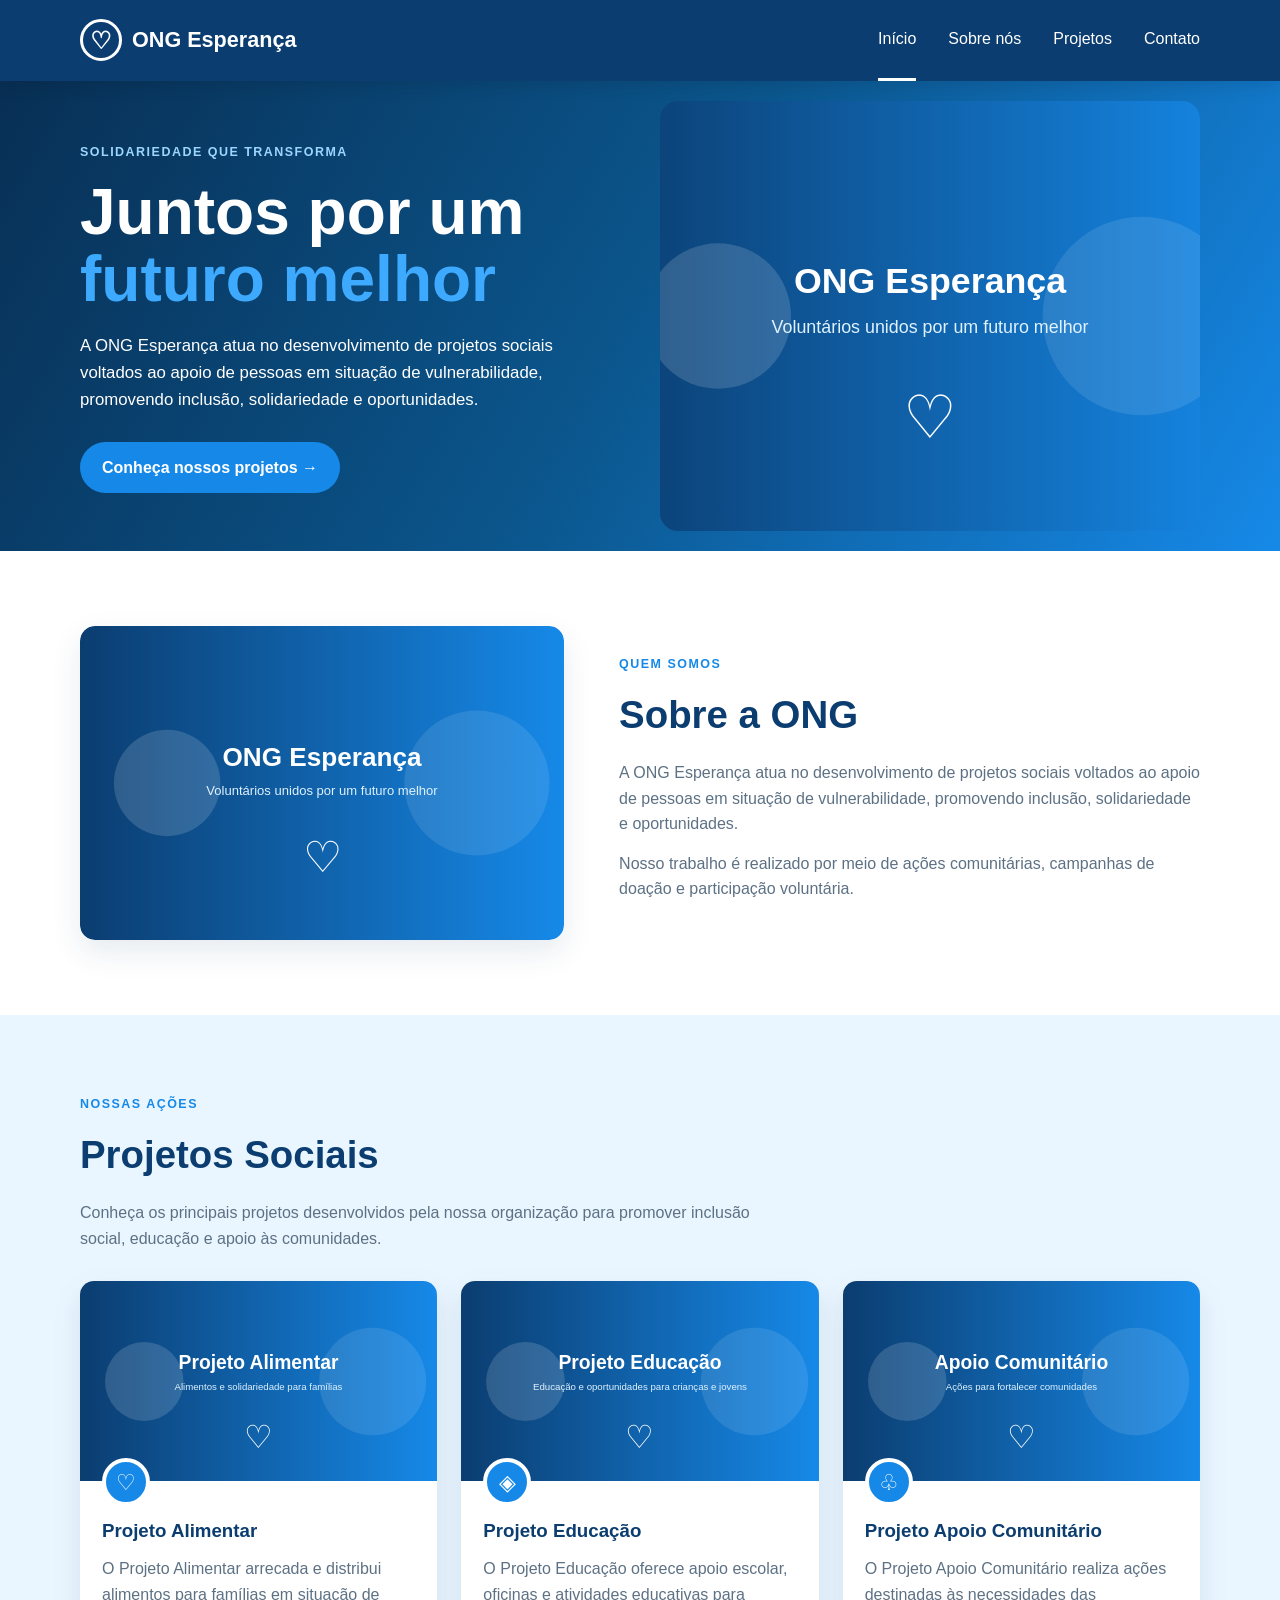
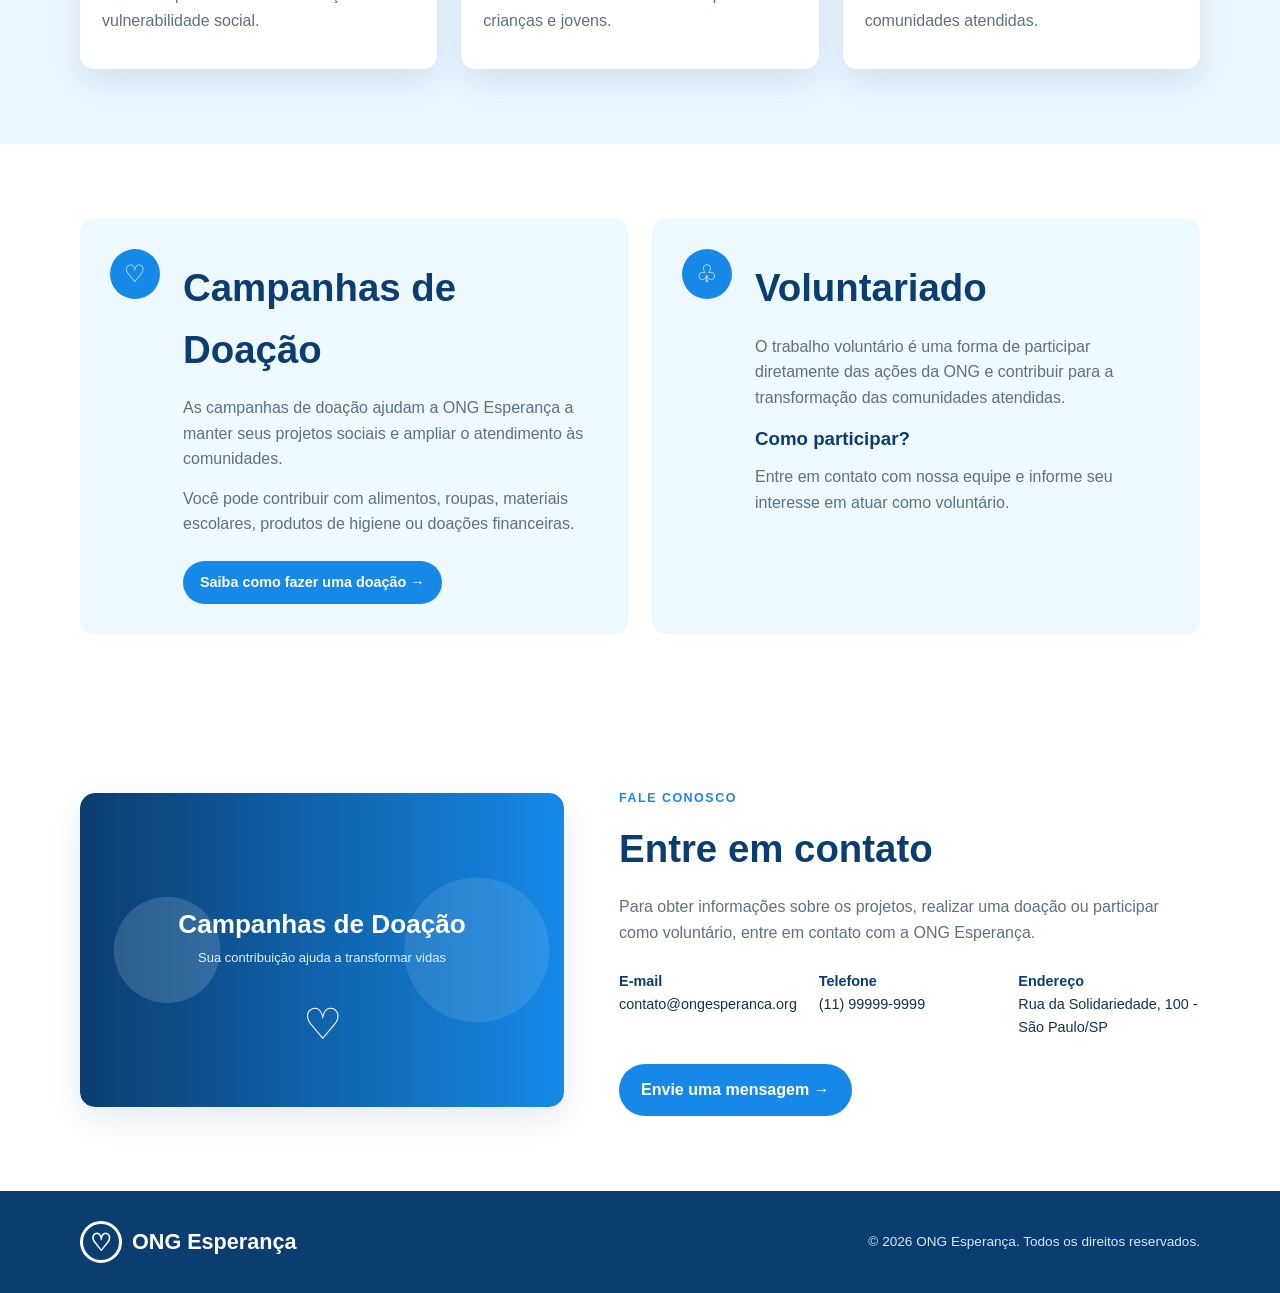
<file: index.html>
<!DOCTYPE html>
<html lang="pt-BR">
<head>
    <meta charset="UTF-8">
    <meta name="viewport" content="width=device-width, initial-scale=1.0">
    <meta name="description" content="ONG Esperança - Projetos sociais, doações e voluntariado.">
    <title>ONG Esperança | Início</title>
    <link rel="stylesheet" href="css/style.css">
</head>
<body>
<header class="header">
    <div class="container nav-container">
        <a href="index.html" class="logo"><span class="logo-icon">♡</span><span>ONG Esperança</span></a>
        <nav class="nav">
            <a href="index.html" class="active">Início</a>
            <a href="#sobre">Sobre nós</a>
            <a href="projetos.html">Projetos</a>
            <a href="#contato">Contato</a>
        </nav>
        <button class="menu-toggle" aria-label="Abrir menu">☰</button>
    </div>
</header>

<main>
<section class="hero">
    <div class="container hero-content">
        <div class="hero-text">
            <span class="eyebrow">SOLIDARIEDADE QUE TRANSFORMA</span>
            <h1>Juntos por um <span>futuro melhor</span></h1>
            <p>A ONG Esperança atua no desenvolvimento de projetos sociais voltados ao apoio de pessoas em situação de vulnerabilidade, promovendo inclusão, solidariedade e oportunidades.</p>
            <a href="projetos.html" class="btn">Conheça nossos projetos →</a>
        </div>
        <div class="hero-image">
            <img src="img/ong.svg" alt="Voluntários da ONG Esperança realizando uma ação social">
        </div>
    </div>
</section>

<section class="section about" id="sobre">
    <div class="container about-grid">
        <div class="about-image"><img src="img/ong.svg" alt="Voluntários da ONG Esperança"></div>
        <div class="about-text">
            <span class="section-label">QUEM SOMOS</span>
            <h2>Sobre a ONG</h2>
            <p>A ONG Esperança atua no desenvolvimento de projetos sociais voltados ao apoio de pessoas em situação de vulnerabilidade, promovendo inclusão, solidariedade e oportunidades.</p>
            <p>Nosso trabalho é realizado por meio de ações comunitárias, campanhas de doação e participação voluntária.</p>
        </div>
    </div>
</section>

<section class="section projects" id="projetos">
    <div class="container">
        <span class="section-label">NOSSAS AÇÕES</span>
        <h2>Projetos Sociais</h2>
        <p class="section-description">Conheça os principais projetos desenvolvidos pela nossa organização para promover inclusão social, educação e apoio às comunidades.</p>
        <div class="cards">
            <article class="card">
                <img src="img/alimentos.svg" alt="Doação de alimentos">
                <div class="card-content">
                    <span class="card-icon">♡</span>
                    <h3>Projeto Alimentar</h3>
                    <p>O Projeto Alimentar arrecada e distribui alimentos para famílias em situação de vulnerabilidade social.</p>
                </div>
            </article>
            <article class="card">
                <img src="img/educacao.svg" alt="Projeto de educação">
                <div class="card-content">
                    <span class="card-icon">◈</span>
                    <h3>Projeto Educação</h3>
                    <p>O Projeto Educação oferece apoio escolar, oficinas e atividades educativas para crianças e jovens.</p>
                </div>
            </article>
            <article class="card">
                <img src="img/comunidade.svg" alt="Ação comunitária">
                <div class="card-content">
                    <span class="card-icon">♧</span>
                    <h3>Projeto Apoio Comunitário</h3>
                    <p>O Projeto Apoio Comunitário realiza ações destinadas às necessidades das comunidades atendidas.</p>
                </div>
            </article>
        </div>
    </div>
</section>

<section class="section support">
    <div class="container support-grid">
        <article class="support-card">
            <div class="support-icon">♡</div>
            <div>
                <h2>Campanhas de Doação</h2>
                <p>As campanhas de doação ajudam a ONG Esperança a manter seus projetos sociais e ampliar o atendimento às comunidades.</p>
                <p>Você pode contribuir com alimentos, roupas, materiais escolares, produtos de higiene ou doações financeiras.</p>
                <a href="#contato" class="btn small">Saiba como fazer uma doação →</a>
            </div>
        </article>
        <article class="support-card">
            <div class="support-icon">♧</div>
            <div>
                <h2>Voluntariado</h2>
                <p>O trabalho voluntário é uma forma de participar diretamente das ações da ONG e contribuir para a transformação das comunidades atendidas.</p>
                <h3>Como participar?</h3>
                <p>Entre em contato com nossa equipe e informe seu interesse em atuar como voluntário.</p>
            </div>
        </article>
    </div>
</section>

<section class="section contact" id="contato">
    <div class="container contact-grid">
        <div class="contact-image"><img src="img/doacao.svg" alt="Ação de doação da ONG"></div>
        <div class="contact-content">
            <span class="section-label">FALE CONOSCO</span>
            <h2>Entre em contato</h2>
            <p>Para obter informações sobre os projetos, realizar uma doação ou participar como voluntário, entre em contato com a ONG Esperança.</p>
            <div class="contact-info">
                <div><strong>E-mail</strong><span>contato@ongesperanca.org</span></div>
                <div><strong>Telefone</strong><span>(11) 99999-9999</span></div>
                <div><strong>Endereço</strong><span>Rua da Solidariedade, 100 - São Paulo/SP</span></div>
            </div>
            <a href="mailto:contato@ongesperanca.org" class="btn">Envie uma mensagem →</a>
        </div>
    </div>
</section>
</main>

<footer class="footer">
    <div class="container footer-content">
        <a href="index.html" class="logo"><span class="logo-icon">♡</span><span>ONG Esperança</span></a>
        <p>© 2026 ONG Esperança. Todos os direitos reservados.</p>
    </div>
</footer>
<script src="js/script.js"></script>
</body>
</html>
</file>
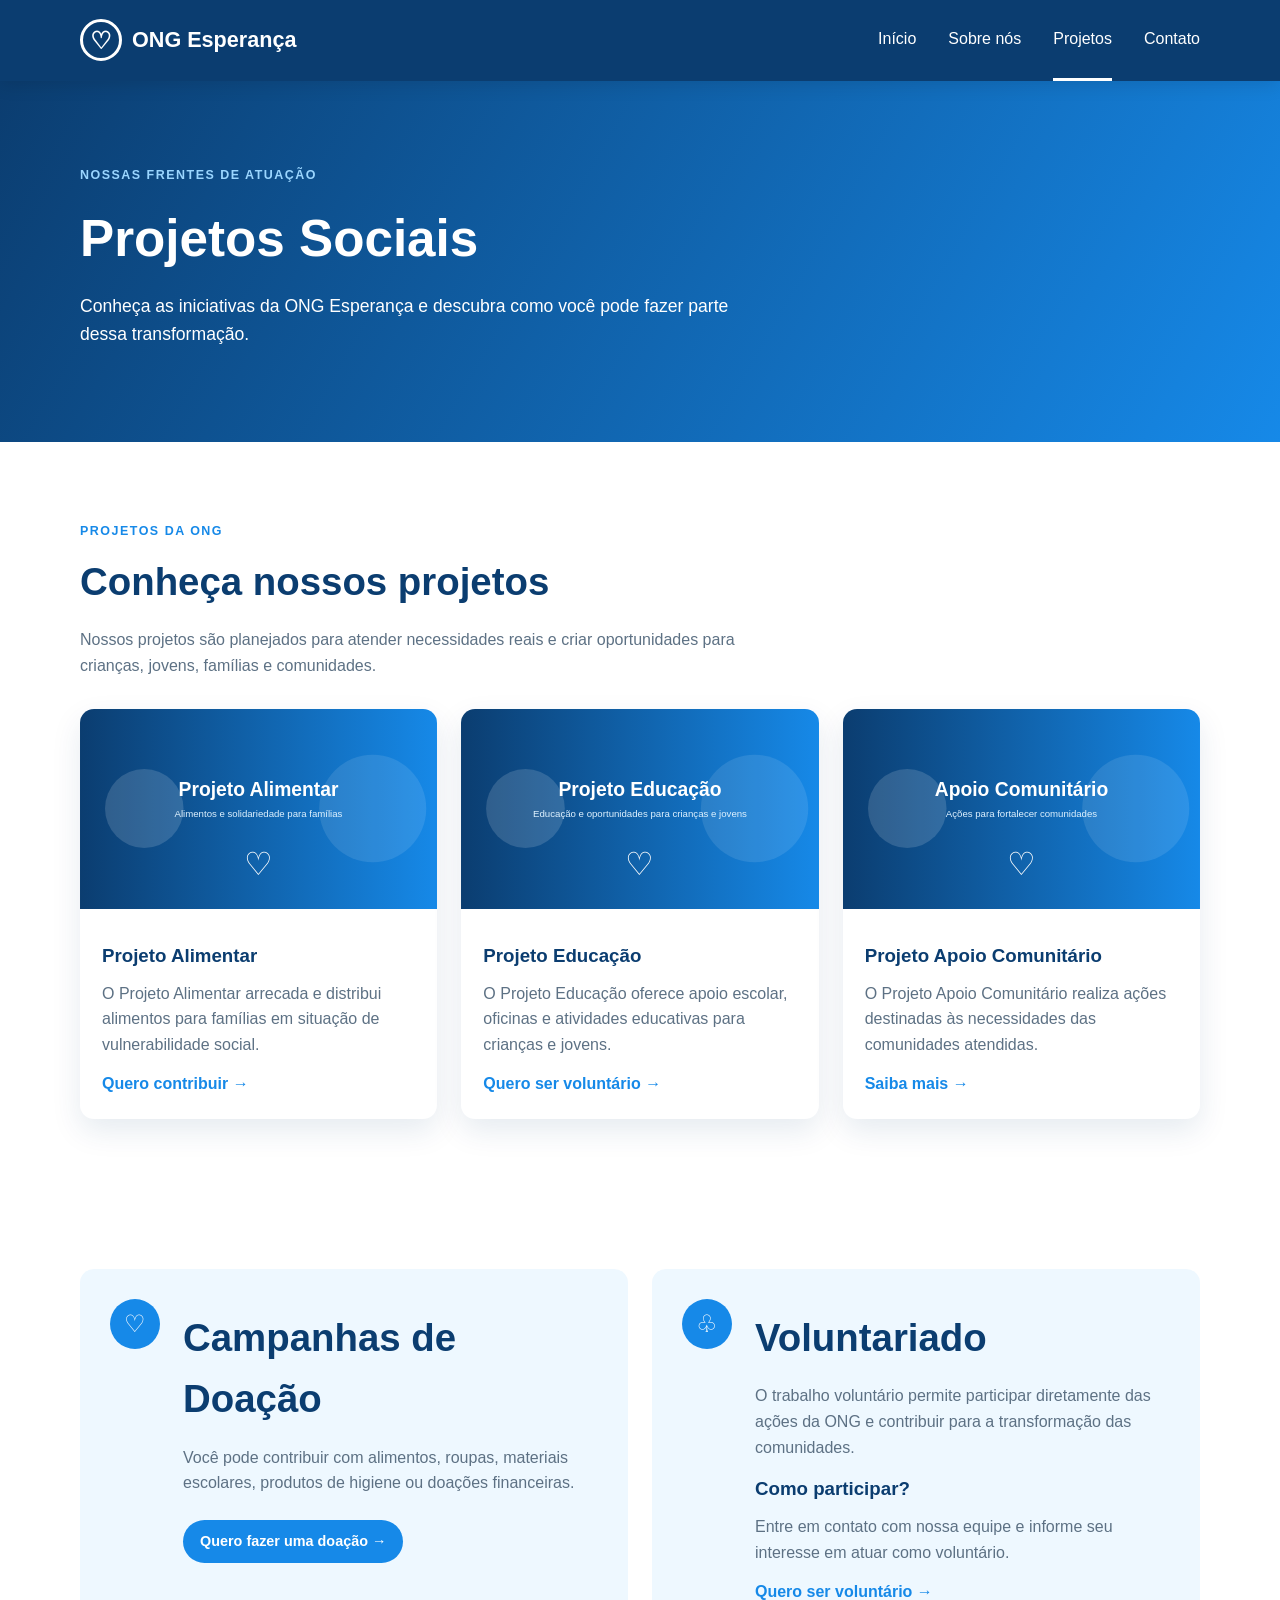
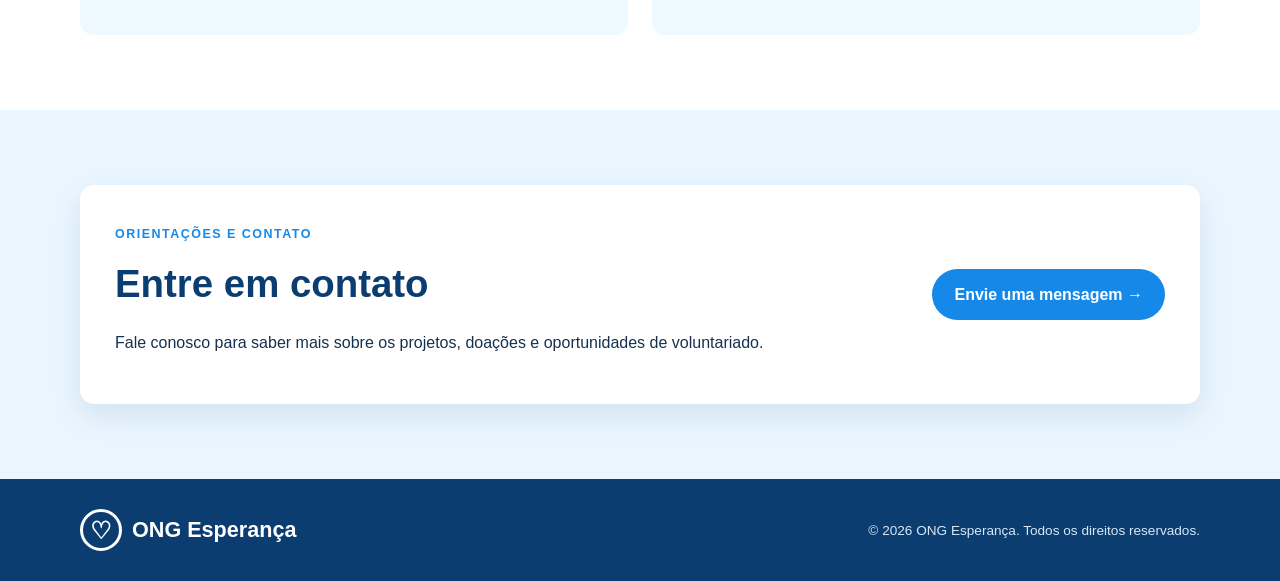
<file: projetos.html>
<!DOCTYPE html>
<html lang="pt-BR">
<head>
    <meta charset="UTF-8">
    <meta name="viewport" content="width=device-width, initial-scale=1.0">
    <title>ONG Esperança | Projetos Sociais</title>
    <link rel="stylesheet" href="css/style.css">
</head>
<body>
<header class="header">
    <div class="container nav-container">
        <a href="index.html" class="logo"><span class="logo-icon">♡</span><span>ONG Esperança</span></a>
        <nav class="nav">
            <a href="index.html">Início</a>
            <a href="index.html#sobre">Sobre nós</a>
            <a href="projetos.html" class="active">Projetos</a>
            <a href="index.html#contato">Contato</a>
        </nav>
        <button class="menu-toggle" aria-label="Abrir menu">☰</button>
    </div>
</header>

<main>
<section class="page-hero">
    <div class="container">
        <span class="eyebrow">NOSSAS FRENTES DE ATUAÇÃO</span>
        <h1>Projetos Sociais</h1>
        <p>Conheça as iniciativas da ONG Esperança e descubra como você pode fazer parte dessa transformação.</p>
    </div>
</section>

<section class="section projects-page">
    <div class="container">
        <span class="section-label">PROJETOS DA ONG</span>
        <h2>Conheça nossos projetos</h2>
        <p class="section-description">Nossos projetos são planejados para atender necessidades reais e criar oportunidades para crianças, jovens, famílias e comunidades.</p>
        <div class="cards">
            <article class="card">
                <img src="img/alimentos.svg" alt="Projeto Alimentar">
                <div class="card-content">
                    <h3>Projeto Alimentar</h3>
                    <p>O Projeto Alimentar arrecada e distribui alimentos para famílias em situação de vulnerabilidade social.</p>
                    <a href="#doacoes" class="text-link">Quero contribuir →</a>
                </div>
            </article>
            <article class="card">
                <img src="img/educacao.svg" alt="Projeto Educação">
                <div class="card-content">
                    <h3>Projeto Educação</h3>
                    <p>O Projeto Educação oferece apoio escolar, oficinas e atividades educativas para crianças e jovens.</p>
                    <a href="#voluntariado" class="text-link">Quero ser voluntário →</a>
                </div>
            </article>
            <article class="card">
                <img src="img/comunidade.svg" alt="Projeto Apoio Comunitário">
                <div class="card-content">
                    <h3>Projeto Apoio Comunitário</h3>
                    <p>O Projeto Apoio Comunitário realiza ações destinadas às necessidades das comunidades atendidas.</p>
                    <a href="#contato" class="text-link">Saiba mais →</a>
                </div>
            </article>
        </div>
    </div>
</section>

<section class="section support">
    <div class="container support-grid">
        <article class="support-card" id="doacoes">
            <div class="support-icon">♡</div>
            <div>
                <h2>Campanhas de Doação</h2>
                <p>Você pode contribuir com alimentos, roupas, materiais escolares, produtos de higiene ou doações financeiras.</p>
                <a href="mailto:contato@ongesperanca.org" class="btn small">Quero fazer uma doação →</a>
            </div>
        </article>
        <article class="support-card" id="voluntariado">
            <div class="support-icon">♧</div>
            <div>
                <h2>Voluntariado</h2>
                <p>O trabalho voluntário permite participar diretamente das ações da ONG e contribuir para a transformação das comunidades.</p>
                <h3>Como participar?</h3>
                <p>Entre em contato com nossa equipe e informe seu interesse em atuar como voluntário.</p>
                <a href="mailto:contato@ongesperanca.org" class="text-link">Quero ser voluntário →</a>
            </div>
        </article>
    </div>
</section>

<section class="section contact compact" id="contato">
    <div class="container contact-box">
        <div>
            <span class="section-label">ORIENTAÇÕES E CONTATO</span>
            <h2>Entre em contato</h2>
            <p>Fale conosco para saber mais sobre os projetos, doações e oportunidades de voluntariado.</p>
        </div>
        <a href="mailto:contato@ongesperanca.org" class="btn">Envie uma mensagem →</a>
    </div>
</section>
</main>

<footer class="footer">
    <div class="container footer-content">
        <a href="index.html" class="logo"><span class="logo-icon">♡</span><span>ONG Esperança</span></a>
        <p>© 2026 ONG Esperança. Todos os direitos reservados.</p>
    </div>
</footer>
<script src="js/script.js"></script>
</body>
</html>
</file>
<file: css/style.css>
:root{--azul-escuro:#0b3d70;--azul:#1689e8;--azul-claro:#eaf6ff;--texto:#14324f;--cinza:#5d7184;--branco:#fff;--borda:#d9e8f3;--sombra:0 12px 30px rgba(12,62,105,.10)}*{margin:0;padding:0;box-sizing:border-box}html{scroll-behavior:smooth}body{font-family:Arial,Helvetica,sans-serif;color:var(--texto);background:var(--branco);line-height:1.6}img{max-width:100%;display:block}a{text-decoration:none}.container{width:min(1120px,92%);margin:auto}.header{background:var(--azul-escuro);color:white;position:sticky;top:0;z-index:100;box-shadow:0 3px 18px rgba(0,0,0,.12)}.nav-container{min-height:76px;display:flex;align-items:center;justify-content:space-between}.logo{color:white;display:flex;align-items:center;gap:10px;font-size:1.35rem;font-weight:bold}.logo-icon{width:42px;height:42px;border:3px solid white;border-radius:50%;display:grid;place-items:center;font-size:1.5rem}.nav{display:flex;gap:32px}.nav a{color:white;padding:26px 0;border-bottom:3px solid transparent}.nav a:hover,.nav a.active{border-bottom-color:white}.menu-toggle{display:none;background:none;border:none;color:white;font-size:1.7rem}.hero{background:linear-gradient(120deg,#082f54,#0b568d,#1689e8);color:white}.hero-content{min-height:470px;display:grid;grid-template-columns:1fr 1fr;align-items:center;gap:40px}.hero-text{padding:50px 0}.eyebrow{color:#9bd6ff;font-size:.78rem;font-weight:bold;letter-spacing:1.5px}.hero h1{font-size:clamp(2.5rem,5vw,4.3rem);line-height:1.05;margin:15px 0 20px}.hero h1 span{color:#3daaff}.hero p{font-size:1.05rem;margin-bottom:28px}.hero-image img{width:100%;height:430px;object-fit:cover;border-radius:18px}.btn{display:inline-flex;align-items:center;gap:10px;background:var(--azul);color:white;padding:13px 22px;border-radius:30px;font-weight:bold;transition:.2s}.btn:hover{transform:translateY(-2px)}.btn.small{font-size:.9rem;padding:10px 17px;margin-top:10px}.section{padding:75px 0}.section-label{color:var(--azul);font-size:.78rem;font-weight:bold;letter-spacing:1.5px}h2{color:var(--azul-escuro);font-size:clamp(1.9rem,3vw,2.6rem);margin:8px 0 15px}h3{color:var(--azul-escuro);margin:10px 0}p{margin-bottom:14px}.about-grid{display:grid;grid-template-columns:1fr 1.2fr;gap:55px;align-items:center}.about-image img{width:100%;border-radius:15px;box-shadow:var(--sombra)}.about-text p{color:var(--cinza)}.projects{background:var(--azul-claro)}.section-description{max-width:700px;color:var(--cinza);margin-bottom:30px}.cards{display:grid;grid-template-columns:repeat(3,1fr);gap:24px}.card{background:white;border-radius:14px;overflow:hidden;box-shadow:var(--sombra);transition:.2s}.card:hover{transform:translateY(-5px)}.card>img{width:100%;height:200px;object-fit:cover}.card-content{padding:22px}.card-content p{color:var(--cinza)}.card-icon{display:grid;place-items:center;width:48px;height:48px;margin-top:-45px;position:relative;background:var(--azul);color:white;border-radius:50%;border:4px solid white;font-size:1.4rem}.support{background:white}.support-grid{display:grid;grid-template-columns:1fr 1fr;gap:24px}.support-card{background:#eef8ff;border-radius:14px;padding:30px;display:grid;grid-template-columns:55px 1fr;gap:18px}.support-icon{width:50px;height:50px;background:var(--azul);color:white;border-radius:50%;display:grid;place-items:center;font-size:1.5rem}.support-card p{color:var(--cinza)}.text-link{color:var(--azul);font-weight:bold}.contact-grid{display:grid;grid-template-columns:1fr 1.2fr;gap:55px;align-items:center}.contact-image img{border-radius:15px;box-shadow:var(--sombra)}.contact-content>p{color:var(--cinza)}.contact-info{display:grid;grid-template-columns:repeat(3,1fr);gap:18px;margin:25px 0}.contact-info div{display:flex;flex-direction:column;font-size:.9rem}.contact-info strong{color:var(--azul-escuro)}.page-hero{background:linear-gradient(120deg,var(--azul-escuro),var(--azul));color:white;padding:80px 0}.page-hero h1{font-size:3.2rem;margin:12px 0}.page-hero p{max-width:700px;font-size:1.1rem}.projects-page{background:white}.compact{background:var(--azul-claro)}.contact-box{background:white;border-radius:14px;padding:35px;display:flex;align-items:center;justify-content:space-between;gap:30px;box-shadow:var(--sombra)}.footer{background:var(--azul-escuro);color:white;padding:30px 0}.footer-content{display:flex;justify-content:space-between;align-items:center}.footer p{margin:0;color:#d6e8f7;font-size:.85rem}@media(max-width:800px){.nav{display:none;position:absolute;top:76px;left:0;right:0;background:var(--azul-escuro);flex-direction:column;padding:15px 6%;gap:0}.nav.open{display:flex}.nav a{padding:10px 0}.menu-toggle{display:block}.hero-content,.about-grid,.contact-grid{grid-template-columns:1fr}.hero-image img{height:300px}.cards,.support-grid{grid-template-columns:1fr}.contact-info{grid-template-columns:1fr}.contact-box,.footer-content{flex-direction:column;align-items:flex-start}}
</file>
